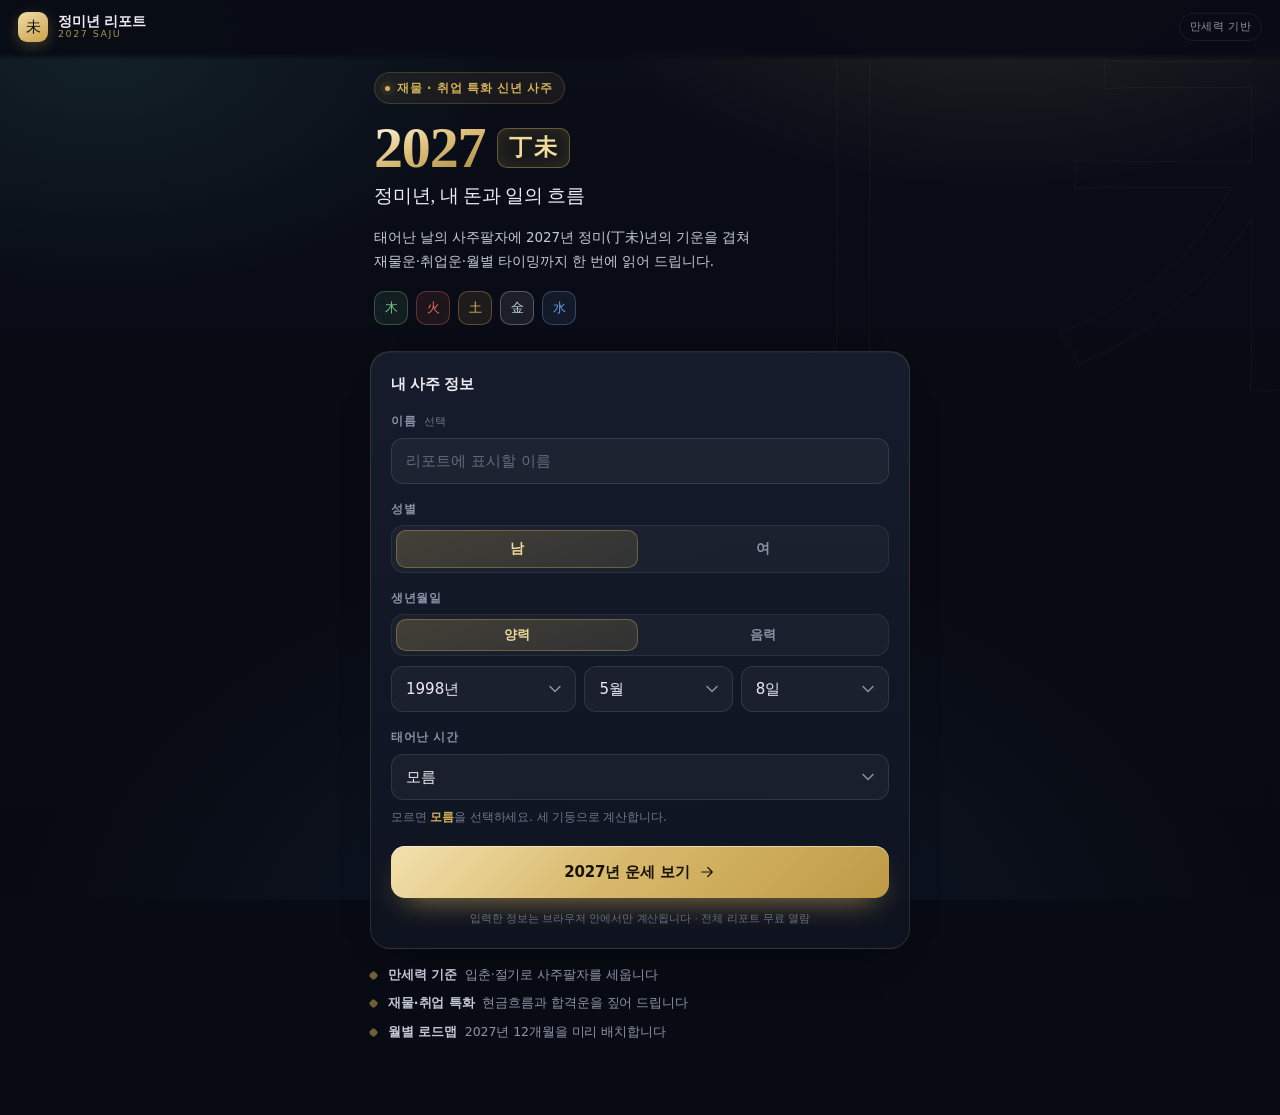
<file: index.html>
<!DOCTYPE html>
<html lang="ko">
<head>
<meta charset="utf-8">
<meta name="viewport" content="width=device-width, initial-scale=1, viewport-fit=cover">
<meta name="theme-color" content="#0A0E1A">
<title>2027 정미년 신년운세 · 재물·취업 사주 리포트</title>
<meta name="description" content="사주팔자와 2027 정미년 세운으로 읽는 재물운·취업운·월별 로드맵">
<link rel="stylesheet" href="assets/css/style.css">
</head>
<body>
<div class="bg-aurora" aria-hidden="true"></div>
<div class="bg-seal" aria-hidden="true">丁未</div>

<header class="topbar">
  <a class="brand" href="#" data-go="home">
    <span class="brand-mark">未</span>
    <span class="brand-text">정미년 리포트<em>2027 SAJU</em></span>
  </a>
  <span class="topbar-note">만세력 기반</span>
</header>

<main>
  <!-- ============ 1. 입력 화면 ============ -->
  <section class="view is-active" id="view-home">
    <div class="hero">
      <p class="eyebrow"><span class="dot"></span>재물 · 취업 특화 신년 사주</p>
      <h1 class="hero-title">
        <span class="hero-year">2027</span>
        <span class="hero-han">丁未</span>
        <span class="hero-sub">정미년, 내 돈과 일의 흐름</span>
      </h1>
      <p class="lede">태어난 날의 사주팔자에 2027년 정미(丁未)년의 기운을 겹쳐<br>
        재물운·취업운·월별 타이밍까지 한 번에 읽어 드립니다.</p>
      <div class="hero-strip" aria-hidden="true">
        <span class="strip-elem" style="--c:#6FBF8B">木</span>
        <span class="strip-elem" style="--c:#E0705F">火</span>
        <span class="strip-elem" style="--c:#D6B25A">土</span>
        <span class="strip-elem" style="--c:#BFD0DA">金</span>
        <span class="strip-elem" style="--c:#6E9BE0">水</span>
      </div>
    </div>

    <form class="card form-card" id="saju-form" novalidate>
      <h2 class="card-title">내 사주 정보</h2>

      <div class="field">
        <label for="name">이름 <span class="opt">선택</span></label>
        <input id="name" name="name" type="text" placeholder="리포트에 표시할 이름" autocomplete="off" maxlength="20">
      </div>

      <div class="field">
        <span class="label">성별</span>
        <div class="seg" role="radiogroup" aria-label="성별">
          <button type="button" class="seg-btn is-on" data-gender="male" role="radio" aria-checked="true">남</button>
          <button type="button" class="seg-btn" data-gender="female" role="radio" aria-checked="false">여</button>
        </div>
      </div>

      <div class="field">
        <span class="label">생년월일</span>
        <div class="seg seg-slim" role="radiogroup" aria-label="달력 구분">
          <button type="button" class="seg-btn is-on" data-cal="solar" role="radio" aria-checked="true">양력</button>
          <button type="button" class="seg-btn" data-cal="lunar" role="radio" aria-checked="false">음력</button>
        </div>
        <div class="date-row">
          <select id="year" aria-label="출생 연도"></select>
          <select id="month" aria-label="출생 월"></select>
          <select id="day" aria-label="출생 일"></select>
        </div>
        <label class="check is-hidden" id="leap-wrap">
          <input type="checkbox" id="leap"> <span id="leap-label">윤달</span>
        </label>
      </div>

      <div class="field">
        <label for="si">태어난 시간</label>
        <select id="si" aria-label="태어난 시간"></select>
        <p class="hint" id="si-hint">모르면 <b>모름</b>을 선택하세요. 세 기둥으로 계산합니다.</p>
      </div>

      <p class="form-error" id="form-error" hidden></p>

      <button type="submit" class="cta">
        <span>2027년 운세 보기</span>
        <svg viewBox="0 0 24 24" width="18" height="18" aria-hidden="true"><path d="M5 12h13M13 6l6 6-6 6" fill="none" stroke="currentColor" stroke-width="1.6" stroke-linecap="round" stroke-linejoin="round"/></svg>
      </button>
      <p class="form-foot">입력한 정보는 브라우저 안에서만 계산됩니다 · 전체 리포트 무료 열람</p>
    </form>

    <ul class="features">
      <li><b>만세력 기준</b> 입춘·절기로 사주팔자를 세웁니다</li>
      <li><b>재물·취업 특화</b> 현금흐름과 합격운을 짚어 드립니다</li>
      <li><b>월별 로드맵</b> 2027년 12개월을 미리 배치합니다</li>
    </ul>

    <!-- 방문자 수: 스크립트가 값을 받아 오면 표시, 실패하면 hidden 그대로 -->
    <p class="visit-count" data-visit-count hidden>
      <span class="visit-glyph" aria-hidden="true">訪</span>
      <span>지금까지 <b class="visit-num">0</b>명이 사주를 확인했어요</span>
    </p>
  </section>

  <!-- ============ 2. 계산 중 ============ -->
  <section class="view" id="view-loading">
    <div class="loading">
      <div class="loading-orb"><span>丁</span><span>未</span></div>
      <h2>사주를 세우는 중</h2>
      <ol class="loading-steps">
        <li data-step="0">만세력 절기 대조</li>
        <li data-step="1">사주 원국 배열</li>
        <li data-step="2">대운 · 세운 계산</li>
        <li data-step="3">정미년 운세 정리</li>
      </ol>
    </div>
  </section>

  <!-- ============ 3. 결과 ============ -->
  <section class="view" id="view-result">
    <div class="result-head">
      <p class="eyebrow"><span class="dot"></span>2027 정미년 신년 사주 리포트</p>
      <h1 class="result-name" id="r-name">-</h1>
      <p class="result-meta" id="r-meta">-</p>
      <p class="result-tags" id="r-tags"></p>
    </div>

    <!-- 히어로 요약 카드 -->
    <section class="card hero-card" id="hero-card">
      <div class="hero-card-top">
        <div>
          <p class="hero-card-label">2027년 한 줄 총평</p>
          <p class="hero-card-line" id="r-heroline">-</p>
        </div>
        <span class="hero-card-year" aria-hidden="true">2027<br>丁未</span>
      </div>
      <div class="hero-gauges">
        <div class="gauge">
          <div class="gauge-head"><span>재물 <em>財</em></span><b id="g-wealth">-</b></div>
          <div class="gauge-track"><span class="gauge-fill g-money" id="gf-wealth" style="width:0%"></span></div>
        </div>
        <div class="gauge">
          <div class="gauge-head"><span>직업 <em>職</em></span><b id="g-career">-</b></div>
          <div class="gauge-track"><span class="gauge-fill g-work" id="gf-career" style="width:0%"></span></div>
        </div>
        <div class="gauge">
          <div class="gauge-head"><span>안정 <em>安</em></span><b id="g-stability">-</b></div>
          <div class="gauge-track"><span class="gauge-fill g-stab" id="gf-stability" style="width:0%"></span></div>
        </div>
      </div>
    </section>

    <div class="result-grid">
      <!-- 왼쪽 열 -->
      <div class="col col-left">
        <section class="card pillars-card">
          <header class="card-head">
            <h2 class="card-title">사주 원국 <span class="sub">四柱</span></h2>
            <span class="chip-line" id="chart-strength">-</span>
          </header>
          <div class="pillar-head">
            <span>시</span><span>일</span><span>월</span><span>년</span>
          </div>
          <div class="pillars" id="pillars"></div>
          <div class="pillar-foot">
            <div class="foot-row"><span>지장간</span><b id="r-hidden">-</b></div>
            <div class="foot-row"><span>십이운성</span><b id="r-stages">-</b></div>
            <div class="foot-row"><span>공망</span><b id="r-gongmang">-</b></div>
            <div class="foot-row"><span>신살</span><b id="r-sals">-</b></div>
          </div>
          <div class="daymaster">
            <span class="dm-badge" id="dm-badge">乙</span>
            <div>
              <p class="dm-title" id="dm-title">-</p>
              <p class="dm-body" id="dm-body">-</p>
            </div>
          </div>
        </section>

        <section class="card elements-card">
          <header class="card-head">
            <h2 class="card-title">오행 밸런스 <span class="sub">五行</span></h2>
          </header>
          <div class="elem-bars" id="elem-bars"></div>
          <div class="group-pct" id="group-pct"></div>
          <p class="para small" id="r-balance">-</p>
        </section>

        <section class="card keyword-card">
          <header class="card-head">
            <h2 class="card-title">2027 핵심 키워드</h2>
          </header>
          <div class="kw-list" id="kw-list"></div>
          <p class="para" id="r-yearline">-</p>
        </section>

        <section class="card seun-card">
          <header class="card-head">
            <h2 class="card-title">2027 세운 <span class="sub">歲運</span></h2>
            <span class="chip-line" id="seun-stage">-</span>
          </header>
          <div class="seun-row">
            <div class="seun-chars">
              <span class="seun-char" id="seun-s1">丁</span>
              <span class="seun-char" id="seun-s2">未</span>
            </div>
            <div class="seun-gods" id="seun-gods"></div>
          </div>
          <div class="seun-rels" id="seun-rels"></div>
          <p class="para small" id="r-seun">-</p>
          <div class="block">
            <h3>2027 정미년과 나의 조합</h3>
            <p class="para small" id="r-year2027">-</p>
          </div>
        </section>

        <section class="card daeun-card">
          <header class="card-head">
            <h2 class="card-title">대운 타임라인 <span class="sub">大運</span></h2>
            <span class="chip-line" id="daeun-chip">-</span>
          </header>
          <div class="daeun-scroll" id="daeun-scroll" tabindex="0" aria-label="대운 흐름, 좌우로 스크롤">
            <div class="daeun-track" id="daeun-track"></div>
          </div>
          <p class="para small" id="r-daeun">-</p>
        </section>

        <section class="card luck-card">
          <header class="card-head">
            <h2 class="card-title">2027 개운 처방 &amp; 균형 오행</h2>
            <span class="chip-line" id="luck-chip">-</span>
          </header>
          <div class="luck-grid">
            <div class="luck-cell yong">
              <span class="luck-cell-label">용신 (부족한 기운)</span>
              <b class="luck-cell-elem" id="luck-yong">-</b>
              <span class="luck-cell-sub" id="luck-yong-sub">-</span>
            </div>
            <div class="luck-cell hui">
              <span class="luck-cell-label">희신 (더하면 좋은 기운)</span>
              <b class="luck-cell-elem" id="luck-hui">-</b>
              <span class="luck-cell-sub" id="luck-hui-sub">-</span>
            </div>
          </div>
          <div class="luck-rows">
            <div class="luck-row"><span>행운 색</span><b id="luck-colors">-</b></div>
            <div class="luck-row"><span>행운 방향</span><b id="luck-dir">-</b></div>
            <div class="luck-row"><span>애용할 숫자</span><b id="luck-nums">-</b></div>
            <div class="luck-row"><span>직무 키워드</span><b id="luck-jobs">-</b></div>
          </div>
          <div class="block">
            <h3>일상 처방</h3>
            <p class="para small" id="luck-routines">-</p>
          </div>
          <p class="para small" id="r-luck">-</p>
        </section>

        <div class="halves">
          <section class="card half-card">
            <h3><span class="half-mark">上</span> 상반기</h3>
            <p class="para small" id="r-half1">-</p>
          </section>
          <section class="card half-card">
            <h3><span class="half-mark">下</span> 하반기</h3>
            <p class="para small" id="r-half2">-</p>
          </section>
        </div>
      </div>

      <!-- 오른쪽 열 -->
      <div class="col col-right">
        <section class="card money-card">
          <header class="card-head">
            <h2 class="card-title">2027 재물운 <span class="sub">財</span></h2>
            <span class="chip-line" id="money-score">-</span>
          </header>
          <div class="block">
            <h3>현금 흐름</h3>
            <p class="para small" id="r-cashflow">-</p>
          </div>
          <div class="block">
            <h3>부업 · 투자 타이밍</h3>
            <p class="para small" id="r-timing">-</p>
          </div>
          <div class="block warn">
            <h3>조심할 시기</h3>
            <p class="para small" id="r-caution">-</p>
          </div>
        </section>

        <section class="card career-card">
          <header class="card-head">
            <h2 class="card-title">2027 취업 · 이직 · 진로 <span class="sub">職</span></h2>
            <span class="chip-line" id="career-score">-</span>
          </header>
          <div class="block">
            <h3>합격 · 성과 운이 강한 달</h3>
            <p class="para small" id="r-peak">-</p>
          </div>
          <div class="block">
            <h3>잘 맞는 일하는 방식</h3>
            <p class="para small" id="r-style">-</p>
          </div>
          <div class="block">
            <h3>실전 조언</h3>
            <p class="para small" id="r-advice">-</p>
          </div>
        </section>

        <section class="card months-card">
          <header class="card-head">
            <h2 class="card-title">2027 월별 로드맵 <span class="sub">1~12월</span></h2>
          </header>
          <div class="months" id="months"></div>
        </section>

        <section class="card share-card">
          <h2 class="card-title">결과 공유</h2>
          <p class="para small">요약 카드를 이미지로 저장하거나, 링크와 한 줄 요약을 복사해 공유해 보세요.</p>
          <div class="share-actions">
            <button type="button" class="ghost-btn" id="preview-card">미리보기</button>
            <button type="button" class="ghost-btn" id="save-card">이미지로 저장</button>
          </div>
          <div class="share-actions">
            <button type="button" class="ghost-btn" id="copy-link">결과 링크 복사</button>
            <button type="button" class="ghost-btn" id="copy-summary">한 줄 요약 복사</button>
          </div>
        </section>
      </div>
    </div>

    <div class="result-foot">
      <button type="button" class="ghost-btn" data-go="home">← 다른 생년월일로 보기</button>
      <p class="visit-count visit-count--foot" data-visit-count hidden>
        <span class="visit-glyph" aria-hidden="true">訪</span>
        <span>지금까지 <b class="visit-num">0</b>명이 사주를 확인했어요</span>
      </p>

      <!-- 조용한 응원 부탁: 카카오페이 커피 한 잔 -->
      <div class="support">
        <p class="support-note">무료로 끝까지 보셨다면, 작은 응원이 큰 힘이 됩니다</p>
        <a class="support-btn" href="https://qr.kakaopay.com/FcHnfaEnF" target="_blank" rel="noopener noreferrer"
           aria-label="개발자에게 커피 한 잔 후원하기 (카카오페이, 새 창)">
          <span class="support-cup" aria-hidden="true">☕</span>
          <span class="support-label">개발자에게 커피 한 잔</span>
          <span class="support-pay">카카오페이</span>
        </a>
      </div>

      <p class="fineprint">
        사주 계산은 한국천문연구원 음양력·절기 기준의 만세력 로직을 사용했습니다.
        일주는 자정(00:00)에 바뀌며, 절입 시각은 천문 계산값으로 발표값과 수 분의 차이가 있을 수 있습니다.
        본 리포트는 재미와 참고를 위한 것이며, 투자·취업 등 실제 결정의 근거가 아닙니다.
      </p>
    </div>
  </section>
</main>

<!-- 카드 미리보기 모달 -->
<div class="modal" id="modal" hidden>
  <div class="modal-back" data-close></div>
  <div class="modal-body">
    <img id="card-img" alt="2027 신년운세 요약 카드">
    <div class="modal-actions">
      <button type="button" class="ghost-btn" data-close>닫기</button>
      <a class="cta cta-small" id="download-card" download="saju2027-card.png">이미지 저장</a>
    </div>
  </div>
</div>

<!-- 복사 토스트 -->
<div class="toast" id="toast" role="status" aria-live="polite"></div>

<script src="assets/js/lunar-data.js"></script>
<script src="assets/js/astro.js"></script>
<script src="assets/js/saju.js"></script>
<script src="assets/js/report.js"></script>
<script src="assets/js/app.js"></script>
<script src="assets/js/counter.js"></script>
</body>
</html>
</file>
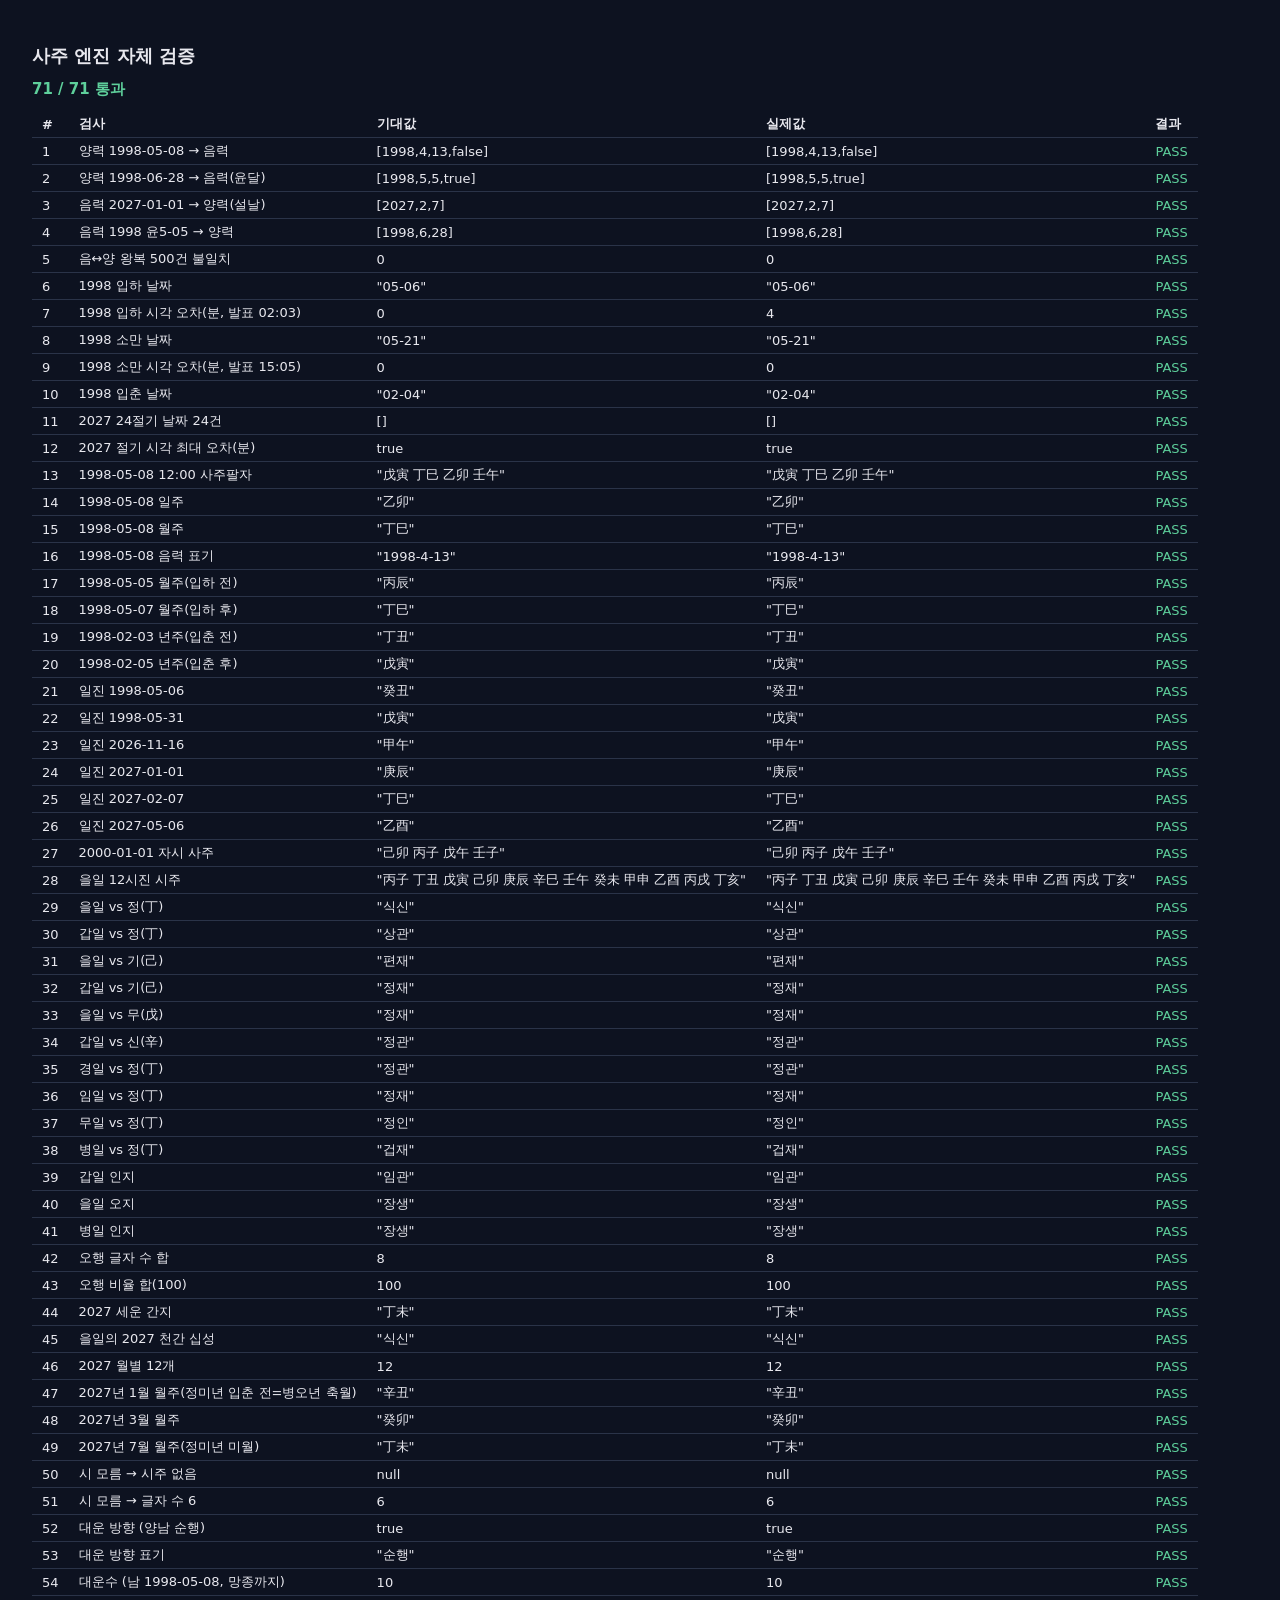
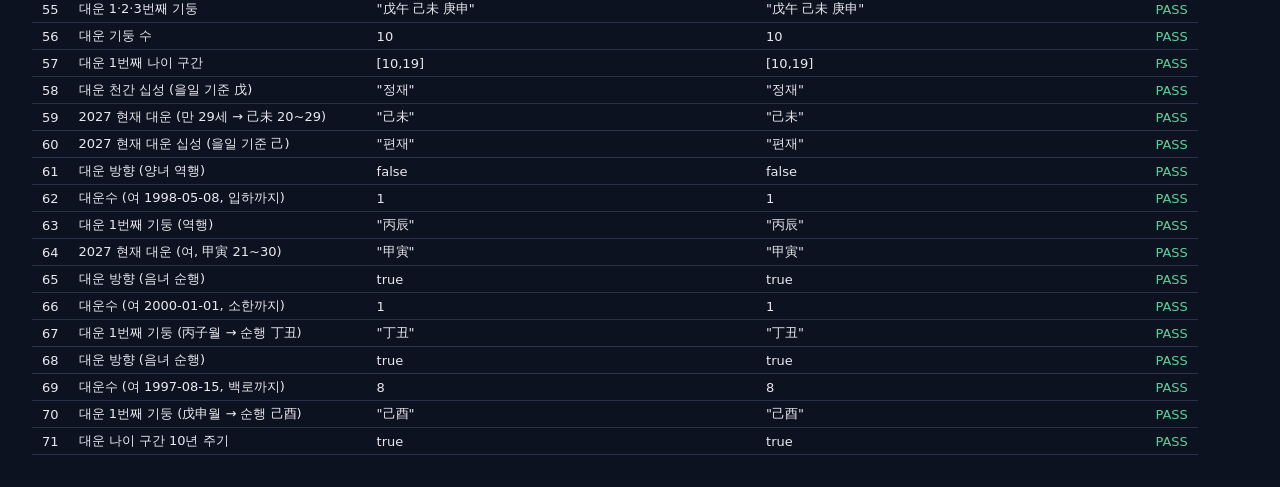
<file: tests/calc-test.html>
<!DOCTYPE html>
<html lang="ko">
<head>
<meta charset="utf-8">
<title>사주 엔진 검증</title>
<style>
  body { font-family: system-ui, "Noto Sans KR", sans-serif; background:#0d1220; color:#e8e8ee; padding:24px; }
  h1 { font-size:18px; }
  table { border-collapse: collapse; font-size:13px; }
  td, th { border-bottom:1px solid #2a3348; padding:4px 10px; text-align:left; }
  .pass { color:#5ecf9b; } .fail { color:#ff7a7a; font-weight:700; }
  #summary { font-size:15px; margin:12px 0; }
</style>
</head>
<body>
<h1>사주 엔진 자체 검증</h1>
<div id="summary"></div>
<table id="out"><thead><tr><th>#</th><th>검사</th><th>기대값</th><th>실제값</th><th>결과</th></tr></thead><tbody></tbody></table>
<script src="../assets/js/lunar-data.js"></script>
<script src="../assets/js/astro.js"></script>
<script src="../assets/js/saju.js"></script>
<script>
(function () {
  var results = [];
  function check(name, expected, actual) {
    var ok = JSON.stringify(expected) === JSON.stringify(actual);
    results.push({ name: name, expected: expected, actual: actual, ok: ok });
  }
  function near(name, expected, actual, tol) {
    var ok = Math.abs(expected - actual) <= tol;
    results.push({ name: name, expected: expected, actual: actual, ok: ok });
  }
  function hhmm(t) { return ("0" + t.h).slice(-2) + ":" + ("0" + t.mi).slice(-2); }

  /* 1. 음양력 변환 */
  var s1 = Astro.solarToLunar(1998, 5, 8);
  check("양력 1998-05-08 → 음력", [1998, 4, 13, false], [s1.year, s1.month, s1.day, s1.leap]);
  var s2 = Astro.solarToLunar(1998, 6, 28);
  check("양력 1998-06-28 → 음력(윤달)", [1998, 5, 5, true], [s2.year, s2.month, s2.day, s2.leap]);
  var s3 = Astro.lunarToSolar(2027, 1, 1, false);
  check("음력 2027-01-01 → 양력(설날)", [2027, 2, 7], [s3.y, s3.m, s3.d]);
  var s4 = Astro.lunarToSolar(1998, 5, 5, true);
  check("음력 1998 윤5-05 → 양력", [1998, 6, 28], [s4.y, s4.m, s4.d]);

  /* 왕복 변환 500건 (1902~2048) */
  var rtFail = [];
  for (var i = 0; i < 500; i++) {
    var y = 1902 + Math.floor(Math.random() * 146);
    var m = 1 + Math.floor(Math.random() * 12);
    var d = 1 + Math.floor(Math.random() * 28);
    var L = Astro.solarToLunar(y, m, d);
    if (!L) { rtFail.push([y, m, d, null]); continue; }
    var back = Astro.lunarToSolar(L.year, L.month, L.day, L.leap);
    if (!back || back.y !== y || back.m !== m || back.d !== d) rtFail.push([y, m, d, back]);
  }
  check("음↔양 왕복 500건 불일치", 0, rtFail.length);

  /* 2. 24절기 시각 (한국천문연구원 발표값) */
  var t98 = Astro.termsInYear(1998);
  function md(t) { return ("0" + t.kst.m).slice(-2) + "-" + ("0" + t.kst.d).slice(-2); }
  function toMin(t) { return t.kst.h * 60 + t.kst.mi; }
  var ipha = t98.filter(function (t) { return t.name === '입하'; })[0];
  check("1998 입하 날짜", "05-06", md(ipha));
  near("1998 입하 시각 오차(분, 발표 02:03)", 0, toMin(ipha) - (2 * 60 + 3), 8);
  var soman = t98.filter(function (t) { return t.name === '소만'; })[0];
  check("1998 소만 날짜", "05-21", md(soman));
  near("1998 소만 시각 오차(분, 발표 15:05)", 0, toMin(soman) - (15 * 60 + 5), 8);
  var ipchun98 = t98.filter(function (t) { return t.name === '입춘'; })[0];
  check("1998 입춘 날짜", "02-04", md(ipchun98));

  /* 2027년 24절기 날짜 (한국천문연구원 발표값) — 달이 바뀌는지가 중요 */
  var t27 = Astro.termsInYear(2027);
  var expect2027 = {
    '소한': '01-05', '대한': '01-20', '입춘': '02-04', '우수': '02-19', '경칩': '03-06', '춘분': '03-21',
    '청명': '04-05', '곡우': '04-20', '입하': '05-06', '소만': '05-21', '망종': '06-06', '하지': '06-21',
    '소서': '07-07', '대서': '07-23', '입추': '08-08', '처서': '08-23', '백로': '09-08', '추분': '09-23',
    '한로': '10-08', '상강': '10-24', '입동': '11-08', '소설': '11-22', '대설': '12-07', '동지': '12-22'
  };
  var badDates = t27.filter(function (t) { return expect2027[t.name] !== md(t); })
    .map(function (t) { return t.name + ':' + md(t) + '≠' + expect2027[t.name]; });
  check("2027 24절기 날짜 24건", [], badDates);
  var maxErr = Math.max.apply(null, t27.map(function (t) {
    var pub = { '소한': '23:10', '대한': '16:30', '입춘': '10:46', '우수': '06:34', '경칩': '04:39', '춘분': '05:25',
      '청명': '09:17', '곡우': '16:17', '입하': '02:25', '소만': '15:18', '망종': '06:25', '하지': '23:11',
      '소서': '16:37', '대서': '10:04', '입추': '02:26', '처서': '17:14', '백로': '05:28', '추분': '15:01',
      '한로': '21:17', '상강': '00:33', '입동': '00:39', '소설': '22:16', '대설': '17:38', '동지': '11:42' }[t.name];
    var p = pub.split(':');
    return Math.abs(toMin(t) - (Number(p[0]) * 60 + Number(p[1])));
  }));
  near("2027 절기 시각 최대 오차(분)", true, maxErr <= 10, 0);

  /* 3. 사주 산출 — 1998-05-08 12:00 (오시) */
  var c = Saju.computeChart({ calendar: 'solar', year: 1998, month: 5, day: 8, siIndex: 6, gender: 'male' });
  var P = c.pillars;
  check("1998-05-08 12:00 사주팔자",
    "戊寅 丁巳 乙卯 壬午",
    [Saju.STEM_HAN[P.year.stem] + Saju.BRANCH_HAN[P.year.branch],
     Saju.STEM_HAN[P.month.stem] + Saju.BRANCH_HAN[P.month.branch],
     Saju.STEM_HAN[P.day.stem] + Saju.BRANCH_HAN[P.day.branch],
     Saju.STEM_HAN[P.hour.stem] + Saju.BRANCH_HAN[P.hour.branch]].join(' '));
  check("1998-05-08 일주", "乙卯", Saju.STEM_HAN[P.day.stem] + Saju.BRANCH_HAN[P.day.branch]);
  check("1998-05-08 월주", "丁巳", Saju.STEM_HAN[P.month.stem] + Saju.BRANCH_HAN[P.month.branch]);
  check("1998-05-08 음력 표기", "1998-4-13", c.lunar.y + "-" + c.lunar.m + "-" + c.lunar.d);

  /* 4. 절입 경계 — 입하(5/6 02:03) 전후 */
  var before = Saju.computeChart({ calendar: 'solar', year: 1998, month: 5, day: 5, siIndex: 6, gender: 'male' });
  check("1998-05-05 월주(입하 전)", "丙辰", Saju.STEM_HAN[before.pillars.month.stem] + Saju.BRANCH_HAN[before.pillars.month.branch]);
  var after = Saju.computeChart({ calendar: 'solar', year: 1998, month: 5, day: 7, siIndex: 6, gender: 'male' });
  check("1998-05-07 월주(입하 후)", "丁巳", Saju.STEM_HAN[after.pillars.month.stem] + Saju.BRANCH_HAN[after.pillars.month.branch]);

  /* 5. 입춘 경계 — 년주 */
  var feb3 = Saju.computeChart({ calendar: 'solar', year: 1998, month: 2, day: 3, siIndex: 6, gender: 'male' });
  check("1998-02-03 년주(입춘 전)", "丁丑", Saju.STEM_HAN[feb3.pillars.year.stem] + Saju.BRANCH_HAN[feb3.pillars.year.branch]);
  var feb5 = Saju.computeChart({ calendar: 'solar', year: 1998, month: 2, day: 5, siIndex: 6, gender: 'male' });
  check("1998-02-05 년주(입춘 후)", "戊寅", Saju.STEM_HAN[feb5.pillars.year.stem] + Saju.BRANCH_HAN[feb5.pillars.year.branch]);

  /* 5-1. 일진 검증 (공개 만세력 표와 대조) */
  function dayPillar(y, m, d) {
    var cc = Saju.computeChart({ calendar: 'solar', year: y, month: m, day: d, siIndex: null, gender: 'male' });
    return Saju.STEM_HAN[cc.pillars.day.stem] + Saju.BRANCH_HAN[cc.pillars.day.branch];
  }
  check("일진 1998-05-06", "癸丑", dayPillar(1998, 5, 6));
  check("일진 1998-05-31", "戊寅", dayPillar(1998, 5, 31));
  check("일진 2026-11-16", "甲午", dayPillar(2026, 11, 16));
  check("일진 2027-01-01", "庚辰", dayPillar(2027, 1, 1));
  check("일진 2027-02-07", "丁巳", dayPillar(2027, 2, 7));
  check("일진 2027-05-06", "乙酉", dayPillar(2027, 5, 6));

  /* 6. 2000-01-01 자시 */
  var c2 = Saju.computeChart({ calendar: 'solar', year: 2000, month: 1, day: 1, siIndex: 0, gender: 'female' });
  var P2 = c2.pillars;
  check("2000-01-01 자시 사주",
    "己卯 丙子 戊午 壬子",
    [P2.year, P2.month, P2.day, P2.hour].map(function (p) {
      return Saju.STEM_HAN[p.stem] + Saju.BRANCH_HAN[p.branch];
    }).join(' '));

  /* 7. 시진별 시주 규칙 (을일) */
  var seq = [];
  for (var si = 0; si < 12; si++) {
    var cc = Saju.computeChart({ calendar: 'solar', year: 1998, month: 5, day: 8, siIndex: si, gender: 'male' });
    seq.push(Saju.STEM_HAN[cc.pillars.hour.stem] + Saju.BRANCH_HAN[cc.pillars.hour.branch]);
  }
  check("을일 12시진 시주", "丙子 丁丑 戊寅 己卯 庚辰 辛巳 壬午 癸未 甲申 乙酉 丙戌 丁亥", seq.join(' '));

  /* 8. 십성 규칙 */
  function ts(day, other) { return Saju.tenGod(day, other); }
  check("을일 vs 정(丁)", "식신", ts(1, 3));
  check("갑일 vs 정(丁)", "상관", ts(0, 3));
  check("을일 vs 기(己)", "편재", ts(1, 5));
  check("갑일 vs 기(己)", "정재", ts(0, 5));
  check("을일 vs 무(戊)", "정재", ts(1, 4));
  check("갑일 vs 신(辛)", "정관", ts(0, 7));
  check("경일 vs 정(丁)", "정관", ts(6, 3));
  check("임일 vs 정(丁)", "정재", ts(8, 3));
  check("무일 vs 정(丁)", "정인", ts(4, 3));
  check("병일 vs 정(丁)", "겁재", ts(2, 3));

  /* 9. 십이운성 */
  check("갑일 인지", "임관", Saju.stageOf(0, 2));
  check("을일 오지", "장생", Saju.stageOf(1, 6));
  check("병일 인지", "장생", Saju.stageOf(2, 2));

  /* 10. 오행 합계 */
  var sum = c.elements.counts.reduce(function (a, b) { return a + b; }, 0);
  check("오행 글자 수 합", 8, sum);
  var pctSum = c.elements.percents.reduce(function (a, b) { return a + b; }, 0);
  near("오행 비율 합(100)", 100, pctSum, 0.5);

  /* 11. 2027 세운 */
  check("2027 세운 간지", "丁未", c.seun.han);
  check("을일의 2027 천간 십성", "식신", c.seun.stemGod);
  check("2027 월별 12개", 12, c.months2027.length);
  check("2027년 1월 월주(정미년 입춘 전=병오년 축월)", "辛丑",
    Saju.STEM_HAN[c.months2027[0].stem] + Saju.BRANCH_HAN[c.months2027[0].branch]);
  check("2027년 3월 월주", "癸卯", Saju.STEM_HAN[c.months2027[2].stem] + Saju.BRANCH_HAN[c.months2027[2].branch]);
  check("2027년 7월 월주(정미년 미월)", "丁未", Saju.STEM_HAN[c.months2027[6].stem] + Saju.BRANCH_HAN[c.months2027[6].branch]);

  /* 12. 시 모름 처리 */
  var noHour = Saju.computeChart({ calendar: 'solar', year: 1998, month: 5, day: 8, siIndex: null, gender: 'male' });
  check("시 모름 → 시주 없음", null, noHour.pillars.hour);
  check("시 모름 → 글자 수 6", 6, noHour.elements.total);

  /* 13. 대운 — 순행/역행 · 대운수 · 기둥 배열 · 2027 현재 대운 */
  // 남 1998-05-08: 양년생(戊) 남자 → 순행. 월주 丁巳. 다음 절입 망종(6/6)까지 약 28.7일 → 대운수 10
  var d1 = c.daeun;
  check("대운 방향 (양남 순행)", true, d1.forward);
  check("대운 방향 표기", "순행", d1.directionKo);
  check("대운수 (남 1998-05-08, 망종까지)", 10, d1.daeunSu);
  check("대운 1·2·3번째 기둥", "戊午 己未 庚申",
    d1.pillars.slice(0, 3).map(function (p) { return p.han; }).join(' '));
  check("대운 기둥 수", 10, d1.pillars.length);
  check("대운 1번째 나이 구간", [10, 19], [d1.pillars[0].startAge, d1.pillars[0].endAge]);
  check("대운 천간 십성 (을일 기준 戊)", "정재", d1.pillars[0].god);
  check("2027 현재 대운 (만 29세 → 己未 20~29)", "己未", c.currentDaeun.han);
  check("2027 현재 대운 십성 (을일 기준 己)", "편재", c.currentDaeun.god);

  // 여 1998-05-08: 양년생(戊) 여자 → 역행. 이전 절입 입하(5/6)까지 약 2.4일 → 대운수 1
  var f98 = Saju.computeChart({ calendar: 'solar', year: 1998, month: 5, day: 8, siIndex: 6, gender: 'female' });
  var d2 = f98.daeun;
  check("대운 방향 (양녀 역행)", false, d2.forward);
  check("대운수 (여 1998-05-08, 입하까지)", 1, d2.daeunSu);
  check("대운 1번째 기둥 (역행)", "丙辰", d2.pillars[0].han);
  check("2027 현재 대운 (여, 甲寅 21~30)", "甲寅", f98.currentDaeun.han);

  // 여 2000-01-01 자시: 음년생(己) 여자 → 순행. 다음 절입 소한(1/6 09:56)까지 약 4.5일 → 대운수 1
  var d3 = c2.daeun;
  check("대운 방향 (음녀 순행)", true, d3.forward);
  check("대운수 (여 2000-01-01, 소한까지)", 1, d3.daeunSu);
  check("대운 1번째 기둥 (丙子월 → 순행 丁丑)", "丁丑", d3.pillars[0].han);

  // 여 1997-08-15: 음년생(丁) 여자 → 순행. 월주 戊申, 다음 절입 백로 → 대운수 8
  var c97 = Saju.computeChart({ calendar: 'solar', year: 1997, month: 8, day: 15, siIndex: 3, gender: 'female' });
  check("대운 방향 (음녀 순행)", true, c97.daeun.forward);
  check("대운수 (여 1997-08-15, 백로까지)", 8, c97.daeun.daeunSu);
  check("대운 1번째 기둥 (戊申월 → 순행 己酉)", "己酉", c97.daeun.pillars[0].han);

  // 대운수는 0 이상이어야 하고, 나이 구간이 10년 주기로 이어져야 함
  var stageOk = d1.pillars.every(function (p, i) {
    return p.startAge === d1.daeunSu + i * 10 && p.endAge === p.startAge + 9;
  });
  check("대운 나이 구간 10년 주기", true, stageOk);

  /* 렌더 */
  var pass = results.filter(function (r) { return r.ok; }).length;
  document.getElementById('summary').innerHTML =
    '<b class="' + (pass === results.length ? 'pass' : 'fail') + '">' + pass + ' / ' + results.length + ' 통과</b>';
  var tb = document.querySelector('#out tbody');
  results.forEach(function (r, i) {
    var tr = document.createElement('tr');
    tr.innerHTML = '<td>' + (i + 1) + '</td><td>' + r.name + '</td><td>' + JSON.stringify(r.expected) +
      '</td><td>' + JSON.stringify(r.actual) + '</td><td class="' + (r.ok ? 'pass' : 'fail') + '">' +
      (r.ok ? 'PASS' : 'FAIL') + '</td>';
    tb.appendChild(tr);
  });
  window.__RESULTS = { pass: pass, total: results.length, results: results };
})();
</script>
</body>
</html>
</file>
<file: assets/css/style.css>
/* ===========================================================================
   2027 정미년 신년운세 — 스타일
   =========================================================================== */
:root {
  --bg: #080B14;
  --bg-soft: #0D1220;
  --card: linear-gradient(180deg, rgba(24, 31, 48, .86) 0%, rgba(15, 20, 33, .92) 100%);
  --card-flat: #121828;
  --line: rgba(214, 178, 90, .16);
  --line-soft: rgba(255, 255, 255, .07);
  --gold: #D6B25A;
  --gold-bright: #EFD99B;
  --gold-deep: #A98A3C;
  --jade: #63C3A6;
  --rose: #E0705F;
  --text: #EDEAF3;
  --text-dim: #C3C8D8;
  --muted: #8C93A8;
  --radius: 20px;
  --font-sans: "Pretendard", "Pretendard Variable", -apple-system, BlinkMacSystemFont,
    "Noto Sans KR", "Noto Sans CJK KR", "Apple SD Gothic Neo", "Malgun Gothic", system-ui, sans-serif;
  --font-serif: "Noto Serif KR", "Noto Serif CJK KR", "Nanum Myeongjo", "Apple SD Gothic Neo", serif;
}

* { box-sizing: border-box; }

html, body { margin: 0; padding: 0; }

body {
  background: var(--bg);
  color: var(--text);
  font-family: var(--font-sans);
  font-size: 15px;
  line-height: 1.6;
  letter-spacing: -.005em;
  -webkit-font-smoothing: antialiased;
  min-height: 100vh;
  overflow-x: hidden;
}

/* 배경 */
.bg-aurora {
  position: fixed; inset: 0; z-index: -2; pointer-events: none;
  background:
    radial-gradient(720px 420px at 78% -8%, rgba(214, 178, 90, .16), transparent 62%),
    radial-gradient(620px 380px at 8% 6%, rgba(99, 195, 166, .10), transparent 65%),
    radial-gradient(900px 620px at 50% 108%, rgba(60, 96, 160, .16), transparent 70%),
    linear-gradient(180deg, #0A0E1A 0%, #080B14 42%, #070A11 100%);
}
.bg-seal {
  position: fixed; right: -14vw; top: 2vh; z-index: -1; pointer-events: none;
  font-family: var(--font-serif); font-size: 40vw; line-height: .8;
  color: transparent; -webkit-text-stroke: 1px rgba(214, 178, 90, .055);
  letter-spacing: -.06em; user-select: none;
}

/* 상단 바 */
.topbar {
  position: sticky; top: 0; z-index: 30;
  display: flex; align-items: center; justify-content: space-between;
  padding: 12px 18px;
  background: rgba(9, 12, 21, .965);
  backdrop-filter: blur(16px) saturate(1.15);
  box-shadow: 0 1px 0 rgba(214, 178, 90, .06);
}
.topbar::after {
  content: "";
  position: absolute; left: 0; right: 0; top: 100%; height: 6px;
  background: linear-gradient(180deg, rgba(9, 12, 21, .99), rgba(9, 12, 21, 0));
  pointer-events: none;
}
.brand { display: flex; align-items: center; gap: 10px; text-decoration: none; color: var(--text); }
.brand-mark {
  width: 30px; height: 30px; display: grid; place-items: center;
  font-family: var(--font-serif); font-size: 15px; color: #12100A;
  background: linear-gradient(150deg, #F0DCA6, #C9A24B);
  border-radius: 9px; box-shadow: 0 4px 14px rgba(214, 178, 90, .28);
}
.brand-text { font-size: 13.5px; font-weight: 600; line-height: 1.15; display: flex; flex-direction: column; }
.brand-text em {
  font-style: normal; font-size: 9.5px; letter-spacing: .16em;
  color: var(--gold); opacity: .8; font-weight: 500;
}
.topbar-note {
  font-size: 11px; color: var(--muted); letter-spacing: .04em;
  border: 1px solid var(--line-soft); border-radius: 999px; padding: 4px 10px;
}

main { max-width: 1180px; margin: 0 auto; padding: 0 18px 64px; }

/* 뷰 전환 */
.view { display: none; }
.view.is-active { display: block; animation: fadeUp .45s cubic-bezier(.22, .8, .3, 1) both; }
@keyframes fadeUp { from { opacity: 0; transform: translateY(10px); } to { opacity: 1; transform: none; } }

/* ============ 홈 ============ */
#view-home { max-width: 560px; margin: 0 auto; }

.hero { padding: 18px 4px 26px; }
.eyebrow {
  display: inline-flex; align-items: center; gap: 7px;
  font-size: 11.5px; font-weight: 600; letter-spacing: .06em;
  color: var(--gold); margin: 0 0 16px;
  padding: 6px 12px 6px 10px; border-radius: 999px;
  background: rgba(214, 178, 90, .08); border: 1px solid rgba(214, 178, 90, .2);
}
.eyebrow .dot {
  width: 5px; height: 5px; border-radius: 50%; background: var(--gold);
  box-shadow: 0 0 8px rgba(214, 178, 90, .9);
}
.hero-title { margin: 0 0 14px; display: flex; flex-wrap: wrap; align-items: center; gap: 4px 12px; }
.hero-year {
  font-family: var(--font-serif); font-size: 58px; font-weight: 600; line-height: .95;
  letter-spacing: -.02em;
  background: linear-gradient(160deg, #FBF1D6 8%, #E2C583 42%, #B08F42 92%);
  -webkit-background-clip: text; background-clip: text; color: transparent;
}
.hero-han {
  font-family: var(--font-serif); font-size: 23px; letter-spacing: .06em;
  color: var(--gold-bright);
  border: 1px solid rgba(214, 178, 90, .42); border-radius: 10px;
  padding: 7px 11px 8px; line-height: 1;
  background: rgba(214, 178, 90, .07);
  box-shadow: inset 0 0 20px rgba(214, 178, 90, .12);
}
.hero-sub {
  flex-basis: 100%; font-family: var(--font-serif);
  font-size: 19px; font-weight: 500; color: var(--text); letter-spacing: -.01em; margin-top: 2px;
}
.lede { margin: 0 0 18px; font-size: 13.5px; line-height: 1.75; color: var(--text-dim); }
.hero-strip { display: flex; gap: 8px; }
.strip-elem {
  font-family: var(--font-serif); font-size: 13px; color: var(--c);
  width: 34px; height: 34px; display: grid; place-items: center;
  border-radius: 10px; border: 1px solid color-mix(in srgb, var(--c) 34%, transparent);
  background: color-mix(in srgb, var(--c) 10%, transparent);
}

/* 카드 공통 */
.card {
  background: var(--card);
  border: 1px solid var(--line);
  border-radius: var(--radius);
  padding: 18px;
  box-shadow: 0 18px 40px -28px rgba(0, 0, 0, .9), inset 0 1px 0 rgba(255, 255, 255, .04);
}
.card + .card { margin-top: 14px; }
.card-title {
  margin: 0; font-family: var(--font-serif); font-size: 15px; font-weight: 600;
  letter-spacing: .01em; color: var(--text);
}
.card-title .sub {
  font-family: var(--font-sans); font-size: 10.5px; font-weight: 500;
  color: var(--gold); opacity: .75; margin-left: 6px; letter-spacing: .06em;
}
.card-head { display: flex; align-items: center; justify-content: space-between; margin-bottom: 14px; gap: 8px; }
.chip-line {
  font-size: 11px; color: var(--gold-bright); letter-spacing: .02em;
  background: rgba(214, 178, 90, .1); border: 1px solid rgba(214, 178, 90, .22);
  border-radius: 999px; padding: 3px 9px; white-space: nowrap;
}

/* --- 폼 --- */
.form-card { padding: 20px; }
.form-card .card-title { margin-bottom: 16px; }
.field { margin-bottom: 16px; }
.field > label, .field > .label {
  display: block; font-size: 11.5px; font-weight: 600; color: var(--muted);
  letter-spacing: .05em; margin-bottom: 7px;
}
.field .opt { font-weight: 400; color: #6F7689; font-size: 10.5px; margin-left: 3px; }

input[type="text"], select {
  width: 100%; height: 46px; padding: 0 14px;
  background: rgba(255, 255, 255, .04);
  border: 1px solid rgba(255, 255, 255, .1);
  border-radius: 12px; color: var(--text);
  font-family: var(--font-sans); font-size: 15px; font-weight: 500;
  outline: none; transition: border-color .18s, background .18s;
  appearance: none; -webkit-appearance: none;
}
input[type="text"]::placeholder { color: #646B7E; font-weight: 400; }
input[type="text"]:focus, select:focus {
  border-color: rgba(214, 178, 90, .5);
  background: rgba(214, 178, 90, .06);
}
select {
  padding-right: 34px;
  background-image: url("data:image/svg+xml;utf8,<svg xmlns='http://www.w3.org/2000/svg' width='12' height='8' viewBox='0 0 12 8'><path d='M1 1.5 6 6.5l5-5' fill='none' stroke='%238C93A8' stroke-width='1.5' stroke-linecap='round'/></svg>");
  background-repeat: no-repeat;
  background-position: right 14px center;
}

.seg {
  display: flex; gap: 4px; padding: 4px;
  background: rgba(255, 255, 255, .035);
  border: 1px solid rgba(255, 255, 255, .07);
  border-radius: 13px;
}
.seg-btn {
  flex: 1; height: 38px; border: 0; border-radius: 10px; cursor: pointer;
  background: transparent; color: var(--muted);
  font-family: var(--font-sans); font-size: 14px; font-weight: 600;
  transition: all .18s;
}
.seg-btn.is-on {
  background: linear-gradient(160deg, rgba(214, 178, 90, .22), rgba(214, 178, 90, .12));
  color: var(--gold-bright);
  box-shadow: inset 0 0 0 1px rgba(214, 178, 90, .35);
}
.seg-slim { margin-bottom: 10px; }
.seg-slim .seg-btn { height: 32px; font-size: 13px; }

.date-row { display: grid; grid-template-columns: 1.25fr 1fr 1fr; gap: 8px; }
.check {
  display: inline-flex; align-items: center; gap: 8px; margin-top: 10px;
  font-size: 12.5px; color: var(--text-dim); cursor: pointer;
}
.check input { width: 16px; height: 16px; accent-color: var(--gold); }
.check.is-hidden { display: none; }

.hint { margin: 8px 0 0; font-size: 11.5px; color: #6F7689; }
.hint b { color: var(--gold); font-weight: 600; }
.form-error {
  margin: 0 0 12px; padding: 10px 12px; border-radius: 10px;
  background: rgba(224, 112, 95, .12); border: 1px solid rgba(224, 112, 95, .3);
  color: #F0A99D; font-size: 12.5px;
}

.cta {
  display: inline-flex; align-items: center; justify-content: center; gap: 8px;
  width: 100%; height: 52px; margin-top: 4px;
  border: 0; border-radius: 14px; cursor: pointer;
  background: linear-gradient(135deg, #F2E0AE 0%, #D8B96B 45%, #BE9A46 100%);
  color: #171204; font-family: var(--font-sans);
  font-size: 15px; font-weight: 700; letter-spacing: -.01em;
  box-shadow: 0 14px 30px -14px rgba(214, 178, 90, .75), inset 0 1px 0 rgba(255, 255, 255, .5);
  transition: transform .15s, box-shadow .2s;
  text-decoration: none;
}
.cta:hover { transform: translateY(-1px); box-shadow: 0 18px 34px -14px rgba(214, 178, 90, .85); }
.cta:active { transform: translateY(0); }
.cta-small {
  width: auto; height: 40px; padding: 0 16px; font-size: 13px; border-radius: 11px; margin: 0;
  white-space: nowrap; flex: none;
}
.form-foot { margin: 12px 0 0; text-align: center; font-size: 11px; color: #656C80; }

.features {
  list-style: none; margin: 16px 0 0; padding: 0;
  display: flex; flex-direction: column; gap: 8px;
}
.features li {
  position: relative; padding-left: 18px; font-size: 12.5px; line-height: 1.65; color: var(--muted);
}
.features li::before {
  content: ""; position: absolute; left: 0; top: 7px;
  width: 7px; height: 7px; border-radius: 2px; transform: rotate(45deg);
  background: rgba(214, 178, 90, .5);
}
.features b { color: var(--text-dim); font-weight: 600; margin-right: 4px; }

/* ============ 방문자 수 (조용한 푸터 표시) ============ */
.visit-count {
  display: flex; align-items: center; justify-content: center; gap: 7px;
  margin: 18px 0 0; font-size: 11.5px; line-height: 1.5;
  color: #7B8296; letter-spacing: -.005em; text-align: center;
}
.visit-count[hidden] { display: none; }
.visit-glyph {
  flex: none; width: 17px; height: 17px; display: grid; place-items: center;
  font-family: var(--font-serif); font-size: 10px; line-height: 1;
  color: var(--gold); border: 1px solid rgba(214, 178, 90, .22); border-radius: 5px;
  background: rgba(214, 178, 90, .055);
}
.visit-num {
  font-size: 12px; font-weight: 600; color: var(--gold-bright);
  font-variant-numeric: tabular-nums; letter-spacing: .015em;
}
.visit-count--foot { margin: 0; }

/* ============ 로딩 ============ */
.loading { text-align: center; padding: 18vh 0 0; }
.loading-orb {
  width: 96px; height: 96px; margin: 0 auto 28px; position: relative;
  display: grid; place-items: center; border-radius: 50%;
  border: 1px solid rgba(214, 178, 90, .3);
  background: radial-gradient(circle at 50% 40%, rgba(214, 178, 90, .18), transparent 70%);
  animation: pulse 2.2s ease-in-out infinite;
}
.loading-orb span {
  position: absolute; font-family: var(--font-serif); font-size: 22px; color: var(--gold-bright);
}
.loading-orb span:first-child { transform: translate(-14px, -6px); opacity: .8; }
.loading-orb span:last-child { transform: translate(14px, 8px); }
@keyframes pulse { 0%, 100% { box-shadow: 0 0 0 0 rgba(214, 178, 90, .18); } 50% { box-shadow: 0 0 0 18px rgba(214, 178, 90, 0); } }
.loading h2 { font-family: var(--font-serif); font-size: 18px; margin: 0 0 22px; font-weight: 500; }
.loading-steps { list-style: none; padding: 0; margin: 0; display: inline-flex; flex-direction: column; gap: 10px; text-align: left; }
.loading-steps li { font-size: 13px; color: #5D6478; transition: color .3s; padding-left: 18px; position: relative; }
.loading-steps li::before {
  content: ""; position: absolute; left: 0; top: 8px; width: 6px; height: 6px;
  border-radius: 50%; background: #3C4257; transition: background .3s;
}
.loading-steps li.on { color: var(--text); }
.loading-steps li.on::before { background: var(--gold); box-shadow: 0 0 10px rgba(214, 178, 90, .8); }

/* ============ 결과 ============ */
.result-head { padding: 12px 4px 20px; }
.result-name {
  font-family: var(--font-serif); font-size: 27px; font-weight: 600; margin: 0 0 8px;
  letter-spacing: -.01em;
}
.result-meta { margin: 0; font-size: 12.5px; color: var(--muted); }
.result-tags { margin: 10px 0 0; display: flex; flex-wrap: wrap; gap: 6px; }
.result-tags span {
  font-size: 11px; color: var(--text-dim); padding: 3px 9px; border-radius: 999px;
  background: rgba(255, 255, 255, .05); border: 1px solid var(--line-soft);
}

.result-grid { display: grid; grid-template-columns: minmax(0, 1fr); gap: 14px; }
.col { display: flex; flex-direction: column; gap: 14px; min-width: 0; }
.col > .card + .card { margin-top: 0; }

/* 원국표 */
.pillar-head {
  display: grid; grid-template-columns: repeat(4, 1fr); gap: 8px;
  font-size: 10.5px; color: var(--muted); text-align: center;
  letter-spacing: .1em; margin-bottom: 7px;
}
.pillars { display: grid; grid-template-columns: repeat(4, 1fr); gap: 8px; }
.pillar {
  --e: #D6B25A;
  position: relative; text-align: center; border-radius: 15px; padding: 10px 4px 9px;
  background:
    linear-gradient(180deg, color-mix(in srgb, var(--e) 15%, transparent) 0%, rgba(255, 255, 255, .01) 62%);
  border: 1px solid color-mix(in srgb, var(--e) 26%, transparent);
  overflow: hidden;
}
.pillar::before {
  content: ""; position: absolute; inset: 0 0 auto 0; height: 2px;
  background: linear-gradient(90deg, transparent, color-mix(in srgb, var(--e) 80%, transparent), transparent);
  opacity: .8;
}
.pillar.is-empty { border-style: dashed; border-color: var(--line-soft); background: rgba(255, 255, 255, .02); }
.pillar .god {
  font-size: 10px; color: color-mix(in srgb, var(--e) 78%, #ffffff 10%);
  letter-spacing: .02em; height: 14px; opacity: .95;
}
.pillar .han {
  font-family: var(--font-serif); font-size: 30px; line-height: 1.15; font-weight: 500;
  color: #F6F3EA; text-shadow: 0 2px 12px color-mix(in srgb, var(--e) 55%, transparent);
  margin: 2px 0 1px;
}
.pillar .ko { font-size: 10.5px; color: var(--muted); letter-spacing: .04em; }
.pillar .sep { height: 1px; margin: 8px 8px 7px; background: color-mix(in srgb, var(--e) 22%, transparent); }
.pillar .hidden { font-size: 9.5px; color: #7B8298; margin-top: 6px; letter-spacing: .02em; }
.pillar .stage {
  display: inline-block; margin-top: 6px; font-size: 9.5px; padding: 1px 7px; border-radius: 999px;
  color: color-mix(in srgb, var(--e) 70%, #ffffff 25%);
  background: color-mix(in srgb, var(--e) 14%, transparent);
  border: 1px solid color-mix(in srgb, var(--e) 24%, transparent);
}
.pillar.is-empty .han { color: #4B5266; text-shadow: none; }

.pillar-foot { margin-top: 12px; border-top: 1px dashed rgba(255, 255, 255, .08); padding-top: 10px; }
.foot-row {
  display: flex; justify-content: space-between; gap: 12px;
  font-size: 11px; padding: 3px 0;
}
.foot-row span { color: #717891; letter-spacing: .03em; flex: none; }
.foot-row b { font-weight: 500; color: var(--text-dim); text-align: right; }

.daymaster {
  display: flex; gap: 12px; align-items: flex-start;
  margin-top: 14px; padding-top: 14px; border-top: 1px dashed rgba(255, 255, 255, .08);
}
.dm-badge {
  flex: none; width: 40px; height: 40px; display: grid; place-items: center;
  font-family: var(--font-serif); font-size: 19px; color: #14100A;
  border-radius: 12px; background: linear-gradient(150deg, #F0DCA6, #C9A24B);
  box-shadow: 0 6px 18px -8px rgba(214, 178, 90, .8);
}
.dm-title { margin: 0 0 4px; font-size: 13px; font-weight: 700; color: var(--text); }
.dm-title span { color: var(--gold); font-weight: 500; }
.dm-body { margin: 0; font-size: 12.5px; line-height: 1.72; color: var(--text-dim); }

/* 오행 바 */
.elem-bars { display: flex; flex-direction: column; gap: 11px; }
.elem-row { display: grid; grid-template-columns: 48px 1fr 46px; align-items: center; gap: 10px; }
.elem-name { font-size: 11.5px; color: var(--text-dim); display: flex; align-items: baseline; gap: 4px; }
.elem-name i { font-family: var(--font-serif); font-style: normal; font-size: 12px; color: var(--c); }
.elem-track { display: block; height: 7px; border-radius: 999px; background: rgba(255, 255, 255, .06); overflow: hidden; }
.elem-fill {
  display: block;
  height: 100%; border-radius: 999px;
  background: linear-gradient(90deg, color-mix(in srgb, var(--c) 55%, transparent), var(--c));
  box-shadow: 0 0 12px -2px color-mix(in srgb, var(--c) 70%, transparent);
  transition: width .7s cubic-bezier(.2, .8, .3, 1);
}
.elem-pct { font-size: 11px; color: var(--muted); text-align: right; font-variant-numeric: tabular-nums; }
.elem-pct b { color: var(--text-dim); font-weight: 600; }
.elem-row.is-low .elem-name { color: #6F7689; }

.group-pct {
  display: flex; flex-wrap: wrap; gap: 6px;
  margin-top: 13px; padding-top: 12px; border-top: 1px dashed rgba(255, 255, 255, .08);
}
.group-pct span {
  font-size: 10.5px; color: var(--muted); letter-spacing: .01em;
  padding: 3px 8px; border-radius: 7px;
  background: rgba(255, 255, 255, .035); border: 1px solid rgba(255, 255, 255, .06);
}
.group-pct span b { color: var(--text-dim); font-weight: 600; margin-left: 4px; }
.group-pct span.is-top { color: var(--gold-bright); border-color: rgba(214, 178, 90, .26); background: rgba(214, 178, 90, .1); }
.group-pct span.is-top b { color: var(--gold-bright); }

.para { margin: 0; font-size: 13px; line-height: 1.78; color: var(--text-dim); letter-spacing: -.003em; }
.para.small { font-size: 12.5px; line-height: 1.76; }
.elements-card .para { margin-top: 12px; }

/* 키워드 */
.kw-list { display: flex; flex-direction: column; gap: 8px; margin-bottom: 14px; }
.kw {
  display: flex; align-items: center; gap: 10px;
  padding: 11px 13px; border-radius: 13px;
  background: linear-gradient(90deg, rgba(214, 178, 90, .12), rgba(214, 178, 90, .02));
  border: 1px solid rgba(214, 178, 90, .18);
}
.kw i {
  font-family: var(--font-serif); font-style: normal; font-size: 11px;
  color: var(--gold); width: 16px; text-align: center;
}
.kw b { font-size: 13.5px; font-weight: 600; letter-spacing: -.01em; color: var(--gold-bright); }

/* 세운 */
.seun-row { display: flex; align-items: center; gap: 16px; margin-bottom: 12px; }
.seun-chars { display: flex; gap: 8px; }
.seun-char {
  width: 52px; height: 62px; display: grid; place-items: center;
  font-family: var(--font-serif); font-size: 30px; color: #F6F3EA;
  border-radius: 13px; border: 1px solid rgba(214, 178, 90, .28);
  background: linear-gradient(160deg, rgba(214, 178, 90, .16), rgba(214, 178, 90, .03));
}
.seun-gods { display: flex; flex-direction: column; gap: 5px; flex: 1; }
.seun-gods p { margin: 0; font-size: 11.5px; color: var(--muted); display: flex; align-items: center; gap: 6px; }
.seun-gods b { color: var(--text-dim); font-weight: 500; }
.seun-gods em {
  font-style: normal; font-size: 10.5px; color: var(--gold-bright);
  padding: 1px 8px; border-radius: 999px; background: rgba(214, 178, 90, .12);
  border: 1px solid rgba(214, 178, 90, .2);
}
.seun-rels { display: flex; flex-wrap: wrap; gap: 6px; margin-bottom: 12px; }
.seun-rels .rel {
  font-size: 10.5px; padding: 3px 9px; border-radius: 999px; letter-spacing: .01em;
  border: 1px solid var(--line-soft); color: var(--text-dim); background: rgba(255, 255, 255, .04);
}
.seun-rels .rel.hap { color: #9FE3CD; border-color: rgba(99, 195, 166, .28); background: rgba(99, 195, 166, .08); }
.seun-rels .rel.chung { color: #F0A99D; border-color: rgba(224, 112, 95, .28); background: rgba(224, 112, 95, .08); }
.seun-rels .rel.hyeong { color: #E5C88F; border-color: rgba(214, 178, 90, .26); background: rgba(214, 178, 90, .07); }
.seun-card .para { margin-top: 4px; }

.halves { display: grid; grid-template-columns: 1fr 1fr; gap: 14px; }
.half-card h3 {
  margin: 0 0 8px; font-size: 12px; font-weight: 600; letter-spacing: .02em;
  color: var(--text); display: flex; align-items: center; gap: 7px;
}
.half-mark {
  font-family: var(--font-serif); font-size: 11px; color: var(--gold);
  width: 20px; height: 20px; display: grid; place-items: center;
  border-radius: 6px; background: rgba(214, 178, 90, .12);
  border: 1px solid rgba(214, 178, 90, .22);
}

/* 블록 */
.block + .block { margin-top: 14px; padding-top: 13px; border-top: 1px dashed rgba(255, 255, 255, .075); }
.block h3 {
  margin: 0 0 6px; font-size: 11.5px; font-weight: 600; color: var(--gold);
  letter-spacing: .03em; display: flex; align-items: center; gap: 6px;
}
.block h3::before {
  content: ""; width: 3px; height: 11px; border-radius: 2px;
  background: linear-gradient(180deg, var(--gold-bright), transparent);
}
.block.warn h3 { color: #E5A08F; }
.block.warn h3::before { background: linear-gradient(180deg, #E5876F, transparent); }

/* 월별 */
.months { display: flex; flex-direction: column; gap: 2px; }
.month {
  display: grid; grid-template-columns: 34px 62px 1fr; gap: 10px; align-items: center;
  padding: 9px 4px; border-radius: 10px;
  border-bottom: 1px solid rgba(255, 255, 255, .045);
}
.month:last-child { border-bottom: 0; }
.month:hover { background: rgba(255, 255, 255, .02); }
.m-label { font-size: 12px; font-weight: 600; color: var(--text-dim); font-variant-numeric: tabular-nums; }
.m-ganji { font-family: var(--font-serif); font-size: 12.5px; color: var(--gold-bright); letter-spacing: .02em; }
.m-ganji small { display: block; font-family: var(--font-sans); font-size: 9.5px; color: #6F7689; letter-spacing: 0; }
.m-main { min-width: 0; }
.m-top { display: flex; align-items: center; gap: 7px; margin-bottom: 3px; }
.m-gods { font-size: 10.5px; color: var(--muted); white-space: nowrap; }
.m-bars { display: flex; gap: 4px; margin-left: auto; align-items: center; }
.m-bar { width: 30px; height: 4px; border-radius: 999px; background: rgba(255, 255, 255, .08); overflow: hidden; }
.m-bar i { display: block; height: 100%; border-radius: 999px; }
.m-bar.money i { background: linear-gradient(90deg, #C9A24B, #EFD99B); }
.m-bar.career i { background: linear-gradient(90deg, #3E8F78, #7FD3B6); }
.m-line { margin: 0; font-size: 11.5px; line-height: 1.6; color: #A6ADBF; }
.m-tag {
  font-size: 9px; padding: 1px 6px; border-radius: 999px; letter-spacing: .02em;
  background: rgba(214, 178, 90, .12); color: var(--gold); border: 1px solid rgba(214, 178, 90, .2);
}
.month.is-peak .m-label { color: var(--gold-bright); }

/* 공유 */
.share-card .card-title { margin-bottom: 6px; }
.share-actions { display: flex; gap: 8px; margin-top: 12px; }
.ghost-btn {
  flex: 1; height: 42px; border-radius: 12px; cursor: pointer;
  background: rgba(255, 255, 255, .04); color: var(--text-dim);
  border: 1px solid rgba(255, 255, 255, .1);
  font-family: var(--font-sans); font-size: 13px; font-weight: 600;
  transition: background .18s, color .18s, border-color .18s;
  display: inline-flex; align-items: center; justify-content: center; text-decoration: none;
}
.ghost-btn:hover { background: rgba(214, 178, 90, .1); color: var(--gold-bright); border-color: rgba(214, 178, 90, .3); }

.result-foot { margin-top: 22px; display: flex; flex-direction: column; gap: 14px; align-items: center; }
.result-foot .visit-count { gap: 6px; }
.result-foot .ghost-btn { flex: none; padding: 0 20px; }
.fineprint {
  margin: 0; font-size: 10.5px; line-height: 1.75; color: #5F6678; text-align: center;
  max-width: 620px;
}

/* ============ 커피 후원 (조용한 응원 부탁) ============ */
.support {
  display: flex; flex-direction: column; align-items: center; gap: 9px;
  margin-top: 2px; padding-top: 16px; width: 100%; max-width: 420px;
  border-top: 1px solid rgba(255, 255, 255, .055);
}
.support-note {
  margin: 0; font-size: 11.5px; line-height: 1.5; letter-spacing: -.005em;
  color: #7B8296; text-align: center;
}
.support-btn {
  display: inline-flex; align-items: center; justify-content: center; gap: 7px;
  min-height: 46px; padding: 0 16px; border-radius: 12px;
  font-family: var(--font-sans); font-size: 12.5px; font-weight: 600; letter-spacing: -.005em;
  color: var(--gold-bright); text-decoration: none;
  background: rgba(214, 178, 90, .06);
  border: 1px solid rgba(216, 180, 103, .26);
  box-shadow: inset 0 1px 0 rgba(255, 255, 255, .035);
  transition: background .18s, border-color .18s, color .18s, box-shadow .18s;
  -webkit-tap-highlight-color: transparent;
}
.support-btn:hover {
  background: rgba(216, 180, 103, .12);
  border-color: rgba(216, 180, 103, .45);
  color: #F7EDD6;
  box-shadow: inset 0 1px 0 rgba(255, 255, 255, .05), 0 8px 20px -14px rgba(216, 180, 103, .85);
}
.support-btn:active { background: rgba(216, 180, 103, .16); }
.support-btn:focus-visible { outline: 2px solid rgba(216, 180, 103, .55); outline-offset: 2px; }
.support-cup { font-size: 13px; line-height: 1; transform: translateY(-.5px); }
.support-label { white-space: nowrap; }
.support-pay {
  font-size: 9.5px; font-weight: 500; letter-spacing: .01em;
  color: var(--gold); opacity: .78; padding: 2px 6px 2px 7px; border-radius: 999px;
  background: rgba(255, 255, 255, .035); border: 1px solid rgba(255, 255, 255, .07);
  white-space: nowrap;
}

/* 모달 */
.modal { position: fixed; inset: 0; z-index: 100; display: grid; place-items: center; padding: 20px; }
.modal[hidden] { display: none; }
.modal-back { position: absolute; inset: 0; background: rgba(4, 6, 12, .82); backdrop-filter: blur(6px); }
.modal-body { position: relative; width: min(380px, 92vw); display: flex; flex-direction: column; gap: 12px; }
.modal-body img {
  width: 100%; border-radius: 16px; display: block;
  box-shadow: 0 30px 70px -30px rgba(0, 0, 0, .95);
  max-height: 68vh; object-fit: contain;
}
.modal-actions { display: flex; gap: 8px; }

/* ============ 히어로 요약 카드 ============ */
.hero-card {
  margin-bottom: 16px;
  padding: 20px;
  background:
    radial-gradient(420px 160px at 88% -20%, rgba(214, 178, 90, .16), transparent 70%),
    var(--card);
  border-color: rgba(214, 178, 90, .24);
  box-shadow: 0 22px 46px -30px rgba(0, 0, 0, .95), inset 0 1px 0 rgba(255, 255, 255, .05);
}
.hero-card-top { display: flex; align-items: flex-start; gap: 14px; margin-bottom: 16px; }
.hero-card-label {
  margin: 0 0 6px; font-size: 11px; font-weight: 600; letter-spacing: .06em;
  color: var(--gold); display: flex; align-items: center; gap: 7px;
}
.hero-card-label::before {
  content: ""; width: 5px; height: 5px; border-radius: 50%;
  background: var(--gold); box-shadow: 0 0 8px rgba(214, 178, 90, .9);
}
.hero-card-line {
  margin: 0; font-family: var(--font-serif); font-size: 17.5px; font-weight: 500;
  line-height: 1.55; letter-spacing: -.01em; color: #F6F2E6;
  text-wrap: balance;
}
.hero-card-year {
  flex: none; font-family: var(--font-serif); font-size: 12px; line-height: 1.35;
  text-align: center; color: var(--gold-bright); letter-spacing: .08em;
  padding: 9px 10px; border-radius: 11px;
  border: 1px solid rgba(214, 178, 90, .3); background: rgba(214, 178, 90, .07);
}
.hero-gauges { display: grid; grid-template-columns: repeat(3, 1fr); gap: 12px; }
.gauge-head {
  display: flex; justify-content: space-between; align-items: baseline;
  margin-bottom: 6px; font-size: 11.5px; color: var(--text-dim); font-weight: 600;
}
.gauge-head em {
  font-family: var(--font-serif); font-style: normal; font-size: 10px;
  color: var(--muted); margin-left: 3px;
}
.gauge-head b { font-size: 16px; font-variant-numeric: tabular-nums; }
.gauge-track {
  display: block; height: 8px; border-radius: 999px;
  background: rgba(255, 255, 255, .06); overflow: hidden;
  box-shadow: inset 0 0 0 1px rgba(255, 255, 255, .03);
}
.gauge-fill {
  display: block; height: 100%; border-radius: 999px; width: 0;
  transition: width .9s cubic-bezier(.2, .8, .3, 1);
}
.g-money { background: linear-gradient(90deg, #C9A24B, #F2DFA0); box-shadow: 0 0 12px -2px rgba(214, 178, 90, .8); }
.g-work  { background: linear-gradient(90deg, #3E8F78, #7FD3B6); box-shadow: 0 0 12px -2px rgba(99, 195, 166, .7); }
.g-stab  { background: linear-gradient(90deg, #5D7FB8, #93B4E4); box-shadow: 0 0 12px -2px rgba(110, 155, 224, .7); }

/* ============ 대운 타임라인 ============ */
.daeun-scroll {
  overflow-x: auto; padding-bottom: 8px; margin-bottom: 12px;
  -webkit-overflow-scrolling: touch;
  scrollbar-width: thin; scrollbar-color: rgba(214, 178, 90, .3) transparent;
}
.daeun-scroll::-webkit-scrollbar { height: 6px; }
.daeun-scroll::-webkit-scrollbar-thumb { background: rgba(214, 178, 90, .28); border-radius: 999px; }
.daeun-track { display: flex; gap: 7px; width: max-content; padding: 2px; }
.daeun-pill {
  --e: #D6B25A;
  position: relative; flex: none; width: 86px; padding: 10px 6px 9px;
  text-align: center; border-radius: 13px;
  background: linear-gradient(180deg, color-mix(in srgb, var(--e) 10%, transparent), rgba(255, 255, 255, .015));
  border: 1px solid color-mix(in srgb, var(--e) 20%, transparent);
}
.daeun-pill .d-age { display: block; font-size: 9.5px; color: var(--muted); font-variant-numeric: tabular-nums; }
.daeun-pill .d-han {
  display: block; font-family: var(--font-serif); font-size: 21px; line-height: 1.2;
  color: #F6F3EA; text-shadow: 0 2px 10px color-mix(in srgb, var(--e) 50%, transparent);
}
.daeun-pill .d-ko { display: block; font-size: 10px; color: var(--text-dim); letter-spacing: .02em; margin-top: 1px; }
.daeun-pill .d-god {
  display: inline-block; margin-top: 5px; font-size: 9px; padding: 1px 7px; border-radius: 999px;
  color: color-mix(in srgb, var(--e) 70%, #ffffff 25%);
  background: color-mix(in srgb, var(--e) 12%, transparent);
  border: 1px solid color-mix(in srgb, var(--e) 22%, transparent);
}
.daeun-pill.is-now {
  border-color: rgba(214, 178, 90, .65);
  background: linear-gradient(180deg, rgba(214, 178, 90, .2), rgba(214, 178, 90, .04));
  box-shadow: 0 10px 24px -14px rgba(214, 178, 90, .8);
}
.daeun-pill.is-now .d-han { color: var(--gold-bright); }
.daeun-pill .d-now {
  position: absolute; top: -8px; left: 50%; transform: translateX(-50%);
  font-size: 8.5px; font-weight: 700; letter-spacing: .06em;
  color: #171204; background: linear-gradient(150deg, #F0DCA6, #C9A24B);
  padding: 1px 8px; border-radius: 999px;
}

/* ============ 개운 처방 ============ */
.luck-grid { display: grid; grid-template-columns: 1fr 1fr; gap: 8px; margin-bottom: 13px; }
.luck-cell {
  padding: 11px 12px; border-radius: 13px;
  background: rgba(255, 255, 255, .025); border: 1px solid var(--line-soft);
}
.luck-cell.yong { border-color: rgba(214, 178, 90, .26); background: rgba(214, 178, 90, .05); }
.luck-cell-label { display: block; font-size: 10px; color: var(--muted); letter-spacing: .03em; margin-bottom: 4px; }
.luck-cell-elem { font-family: var(--font-serif); font-size: 17px; font-weight: 600; }
.luck-cell-sub { display: block; font-size: 10.5px; color: var(--text-dim); margin-top: 2px; }
.luck-rows { display: flex; flex-direction: column; }
.luck-row {
  display: flex; justify-content: space-between; gap: 12px;
  font-size: 11.5px; padding: 5px 0;
  border-bottom: 1px dashed rgba(255, 255, 255, .05);
}
.luck-row:last-child { border-bottom: 0; }
.luck-row span { color: #717891; flex: none; letter-spacing: .03em; }
.luck-row b { font-weight: 500; color: var(--text-dim); text-align: right; }
.luck-card .block h3::before { background: linear-gradient(180deg, #9FE3CD, transparent); }
.luck-card .block h3 { color: #9FE3CD; }

/* ============ 월별 배지 ============ */
.m-badge {
  font-size: 9px; font-weight: 700; padding: 1px 7px; border-radius: 999px; letter-spacing: .03em;
}
.m-badge.b-up { color: #F2DFA0; background: rgba(214, 178, 90, .16); border: 1px solid rgba(214, 178, 90, .4); }
.m-badge.b-chance { color: #9FE3CD; background: rgba(99, 195, 166, .12); border: 1px solid rgba(99, 195, 166, .35); }
.m-badge.b-ok { color: #A9B0C2; background: rgba(255, 255, 255, .05); border: 1px solid rgba(255, 255, 255, .1); }
.m-badge.b-warn { color: #F0A99D; background: rgba(224, 112, 95, .12); border: 1px solid rgba(224, 112, 95, .35); }
.m-action {
  margin: 5px 0 0; font-size: 10.5px; color: #8A92A6;
  display: flex; align-items: center; gap: 5px;
}
.m-action::before { content: "→"; color: var(--gold); font-weight: 700; }
.month.is-warn .m-line { color: #BFA9A4; }
.month.is-up .m-line { color: #C4BCA4; }

/* ============ 토스트 ============ */
.toast {
  position: fixed; left: 50%; bottom: 28px; transform: translate(-50%, 16px);
  z-index: 200; opacity: 0; pointer-events: none;
  font-size: 12.5px; font-weight: 600; color: var(--gold-bright);
  background: rgba(13, 18, 32, .96); border: 1px solid rgba(214, 178, 90, .4);
  padding: 10px 18px; border-radius: 999px;
  box-shadow: 0 18px 40px -18px rgba(0, 0, 0, .9);
  transition: opacity .25s, transform .25s;
}
.toast.is-on { opacity: 1; transform: translate(-50%, 0); }

/* ============ 데스크톱 ============ */
@media (min-width: 900px) {
  body { font-size: 15px; }
  main { padding: 0 28px 72px; }
  .result-grid { grid-template-columns: minmax(0, 1fr) minmax(0, 1.08fr); gap: 18px; align-items: start; }
  .col { gap: 18px; }
  .col > .card + .card { margin-top: 0; }
  .result-head { padding: 18px 4px 22px; }
  .result-name { font-size: 32px; }
  .pillar .han { font-size: 34px; }
  .pillar .god { font-size: 10.5px; }
  .hero-card-top { align-items: center; }
  .hero-card-line { font-size: 19px; }
  .daeun-track { gap: 9px; }
  .daeun-pill { width: 96px; }
  .months { display: grid; grid-template-columns: 1fr 1fr; column-gap: 16px; }
  .month { grid-template-columns: 32px 56px 1fr; }
  #view-home { max-width: 540px; }
  .bg-seal { font-size: 34vw; }
}
@media (min-width: 1240px) {
  .result-grid { grid-template-columns: minmax(0, 1fr) minmax(0, 1.12fr); gap: 20px; }
}

/* ============ 모바일 미세조정 ============ */
@media (max-width: 520px) {
  .topbar { padding: 9px 16px; }
  .hero { padding: 10px 2px 18px; }
  .hero-year { font-size: 50px; }
  .hero-han { font-size: 20px; padding: 6px 9px 7px; }
  .hero-sub { font-size: 17px; }
  .eyebrow { margin-bottom: 12px; font-size: 11px; }
  .lede { font-size: 13px; line-height: 1.7; margin-bottom: 13px; }
  .strip-elem { width: 30px; height: 30px; font-size: 12px; }
  .form-card { padding: 17px; }
  .form-card .card-title { margin-bottom: 13px; }
  .field { margin-bottom: 12px; }
  .field > label, .field > .label { margin-bottom: 6px; }
  input[type="text"], select { height: 44px; }
  .seg-btn { height: 36px; }
  .seg-slim .seg-btn { height: 30px; }
  .cta { height: 50px; }
  .form-foot { margin-top: 9px; }
  .features { margin-top: 16px; }

  .cta-small { height: 38px; padding: 0 13px; font-size: 12.5px; }
  .halves { gap: 10px; }
  .hero-card { padding: 16px; }
  .hero-card-line { font-size: 15.5px; }
  .hero-gauges { gap: 9px; }
  .gauge-head b { font-size: 14px; }
  .daeun-pill { width: 80px; }
  .luck-grid { gap: 7px; }
  .halves { gap: 10px; }
  .half-card { padding: 14px; }
  .half-card h3 { font-size: 11.5px; margin-bottom: 6px; }
  .para.small { font-size: 12px; line-height: 1.72; }
  .result-name { font-size: 24px; }
}

@media (prefers-reduced-motion: reduce) {
  * { animation-duration: .01ms !important; transition-duration: .01ms !important; }
}
</file>
